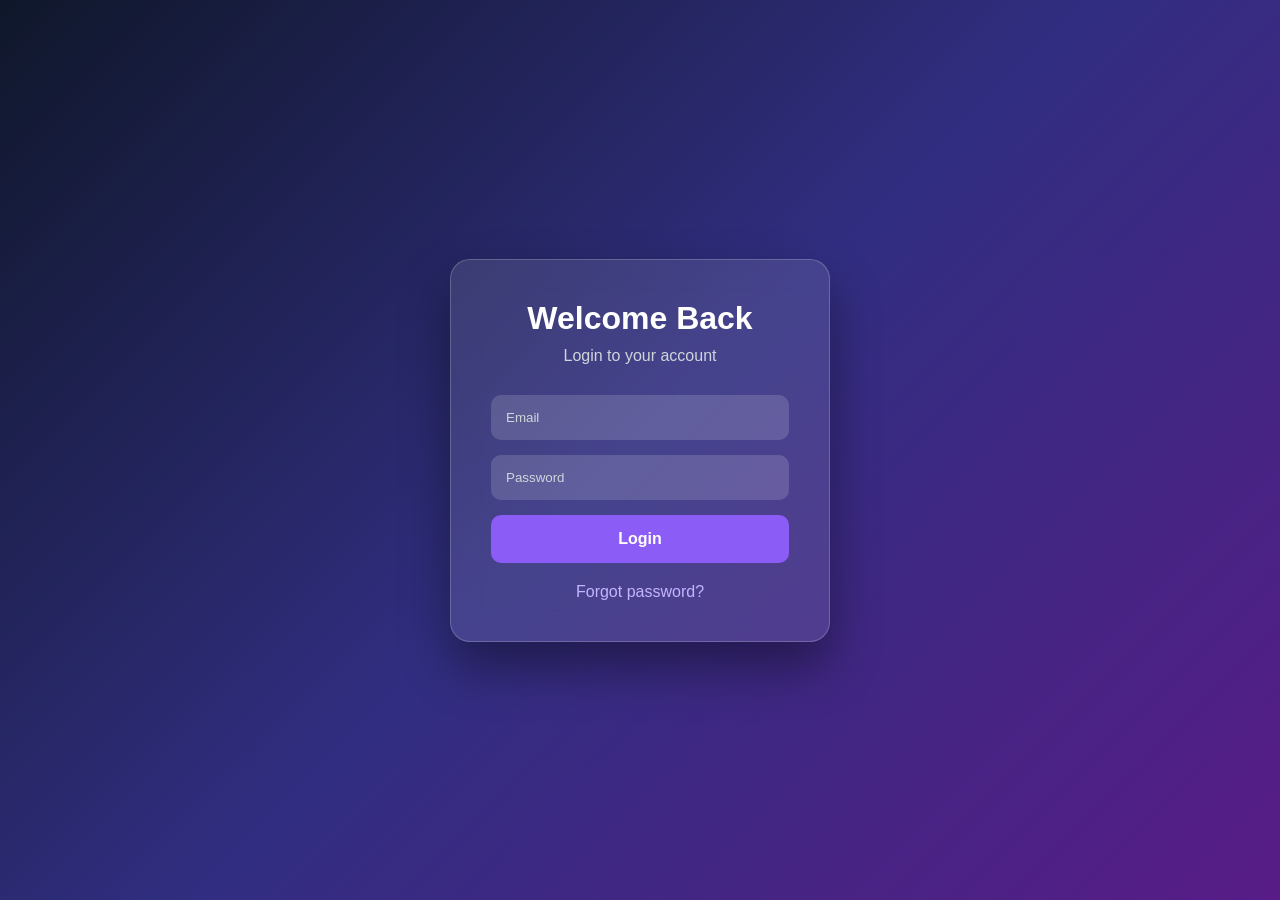
<file: bloque-01-html-css/video-01-login-moderno/index.html>
<!DOCTYPE html>
<html lang="en">
<head>
    <meta charset="UTF-8">
    <meta name="viewport" content="width=device-width, initial-scale=1.0">
    <title>Modern Login</title>
    <link rel="stylesheet" href="style.css">    
</head>
<body>

    <div class="login-container">
        <h1>Welcome Back</h1>
        <p>Login to your account</p>

        <form>
            <input type="email" placeholder="Email">
            <input type="password" placeholder="Password">

            <button type="submit">Login</button>
        </form>

        <a href="#">Forgot password?</a>
    </div>

</body>
</html>
</file>
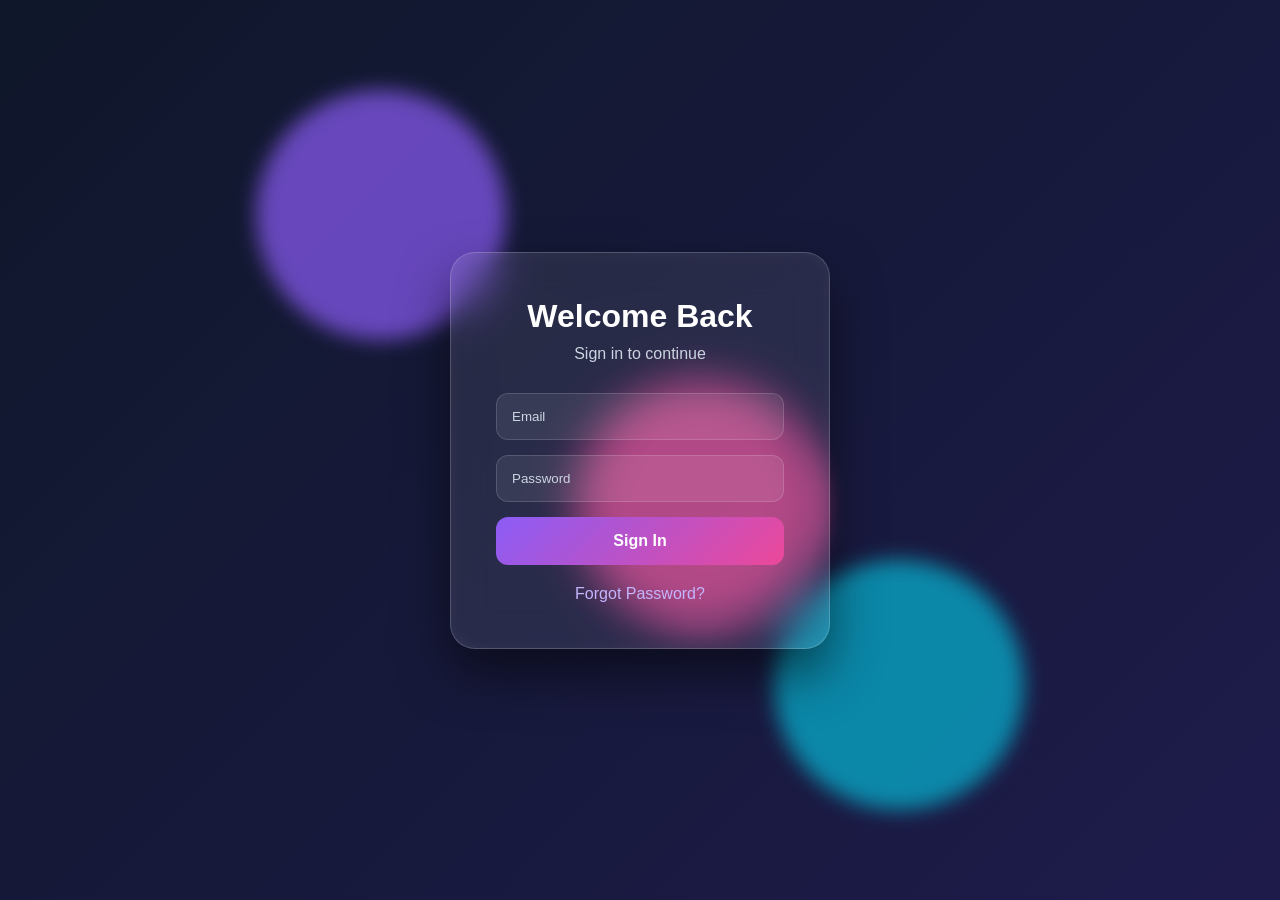
<file: bloque-01-html-css/video-02-glassmorphism/Index.html>
<!DOCTYPE html>
<html lang="en">
<head>
    <meta charset="UTF-8">
    <meta name="viewport" content="width=device-width, initial-scale=1.0">
    <title>Glass Login</title>
    <link rel="stylesheet" href="style.css">
</head>
<body>

    <div class="background">
        <span></span>
        <span></span>
        <span></span>
    </div>

    <div class="login">
        <h1>Welcome Back</h1>
        <p>Sign in to continue</p>

        <form>
            <input type="email" placeholder="Email">
            <input type="password" placeholder="Password">

            <button type="submit">Sign In</button>
        </form>

        <a href="#">Forgot Password?</a>
    </div>

</body>
</html>
</file>
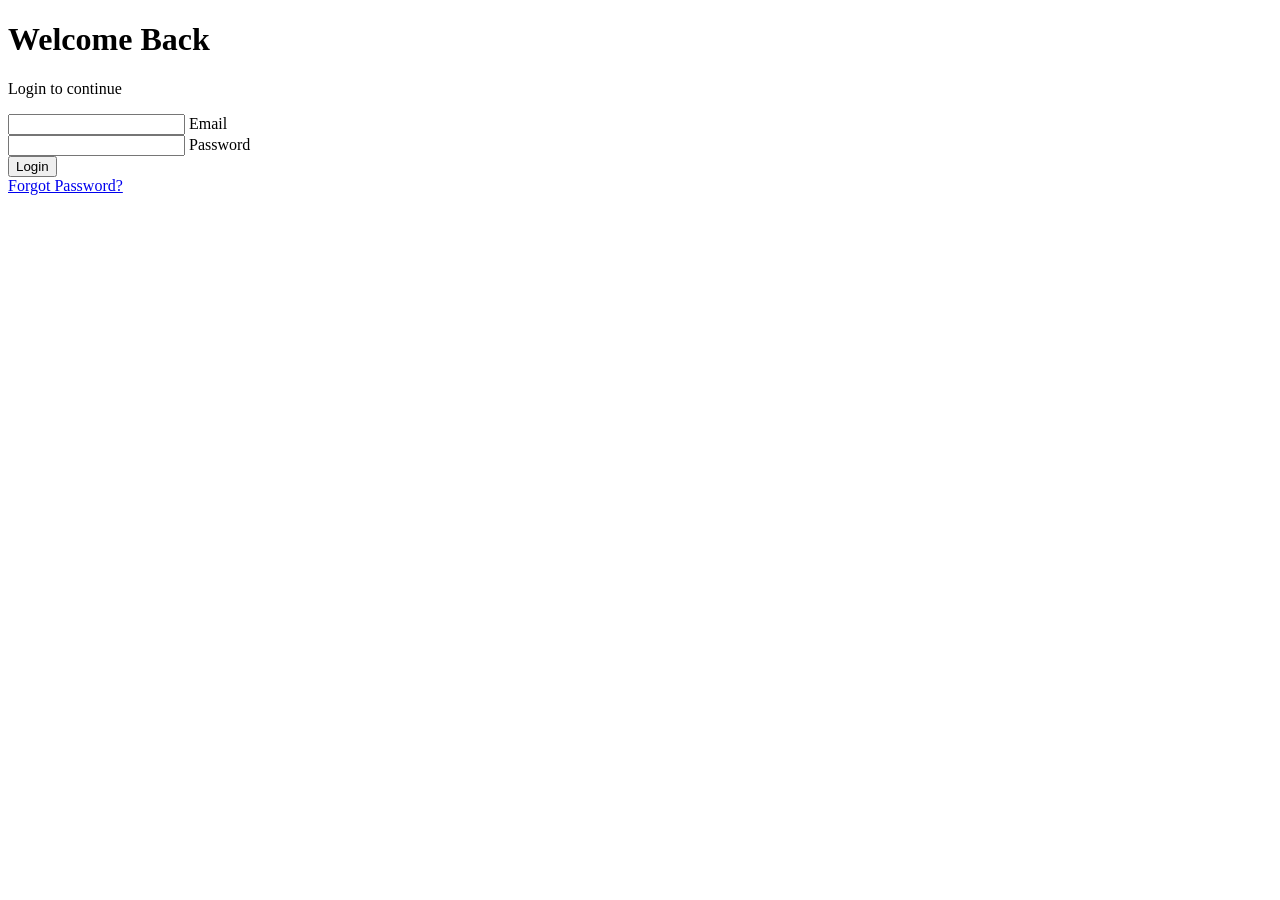
<file: bloque-01-html-css/video-03-login-animado/index.html>
<!DOCTYPE html>
<html lang="en">
<head>
    <meta charset="UTF-8">
    <meta name="viewport" content="width=device-width, initial-scale=1.0">
    <title>Neon Login</title>
</head>

<body>
    <div class="login-container">
        <div class="login-box">
            <h1>Welcome Back</h1>
            <p>Login to continue</p>

            <form>
                <div class="input-box">
                    <input type="email" required>
                    <label>Email</label>
                </div>
                <div class="input-box">
                    <input type="password" required>
                    <label>Password</label>
                </div>
                <button type="submit">
                    Login
                </button>
            </form>

            <a href="#">
                Forgot Password?
            </a>

        </div>
    </div>
</body>
</html>
</file>
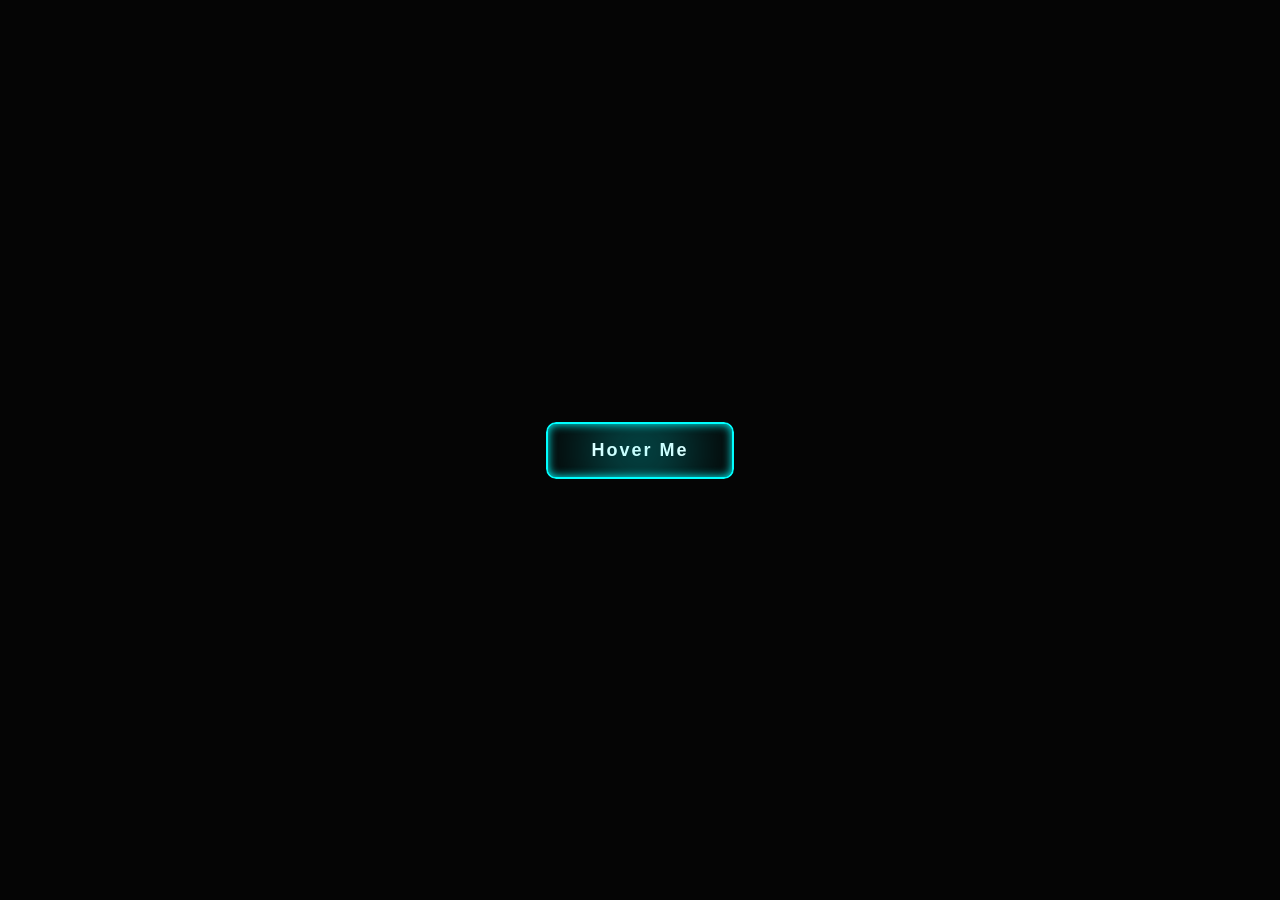
<file: bloque-01-html-css/video-04-login-futurista/index.html>
<!DOCTYPE html>
<html lang="en">
<head>
    <meta charset="UTF-8">
    <meta name="viewport" content="width=device-width, initial-scale=1.0">
    <title>Neon Button</title>
    <link rel="stylesheet" href="style.css">
</head>

<body>

    <button class="neon-button">
        Hover Me
    </button>

</body>
</html>
</file>
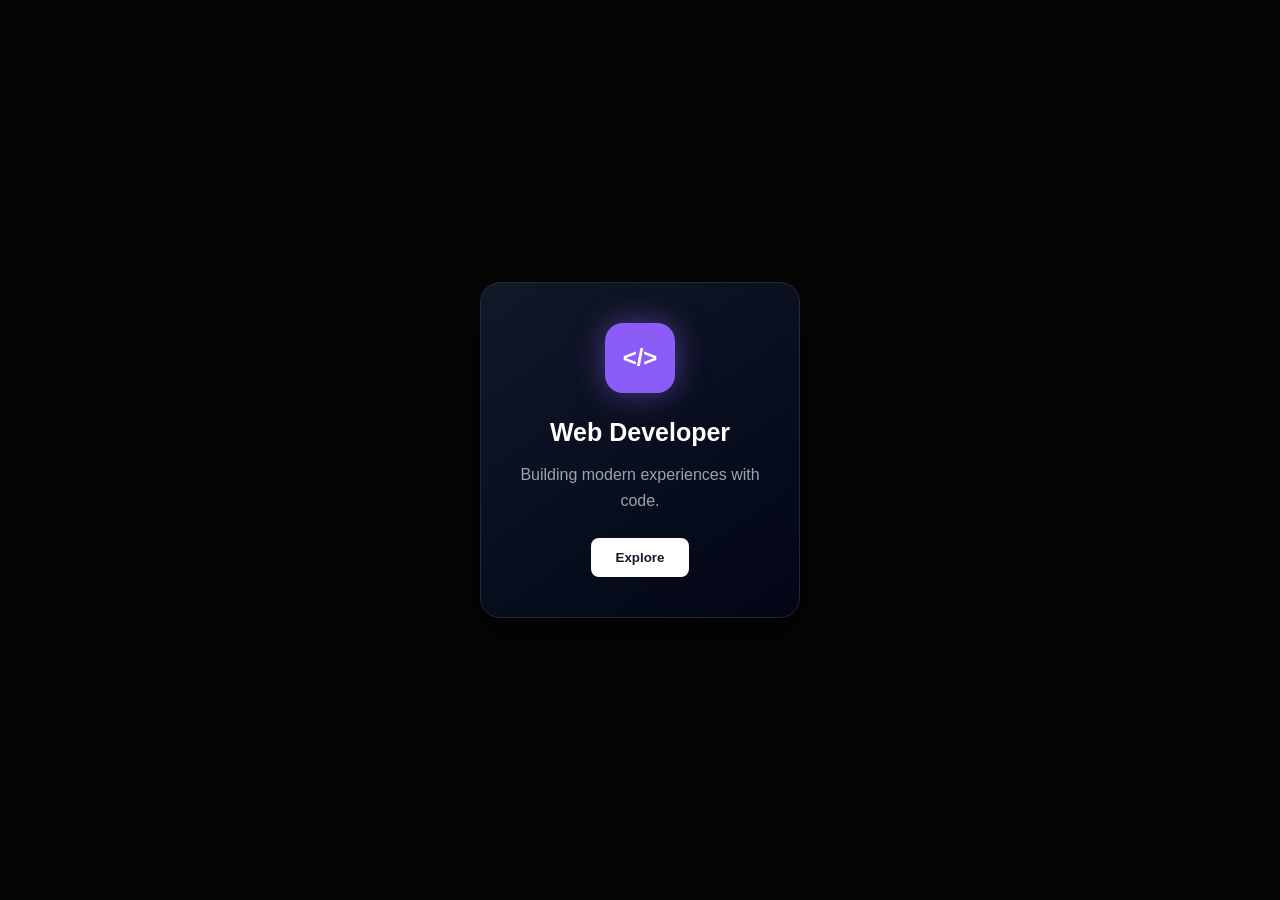
<file: bloque-01-html-css/video-05-login-minimalista/index.html>
<!DOCTYPE html>
<html lang="en">
<head>
    <meta charset="UTF-8">
    <meta name="viewport" content="width=device-width, initial-scale=1.0">
    <title>3D Hover Card</title>
    <link rel="stylesheet" href="style.css">
</head>

<body>

    <div class="card">
        <div class="icon">
            &lt;/&gt;
        </div>
        <h2>Web Developer</h2>
        <p>
            Building modern experiences
            with code.
        </p>
        <button>
            Explore
        </button>
    </div>

</body>
</html>
</file>
<file: bloque-01-html-css/video-01-login-moderno/style.css>
* {
    margin: 0;
    padding: 0;
    box-sizing: border-box;
    font-family: Arial, sans-serif;
}

body {
    min-height: 100vh;
    display: flex;
    justify-content: center;
    align-items: center;
    background: linear-gradient(135deg, #0f172a, #312e81, #581c87);
}

.login-container {
    width: 380px;
    padding: 40px;
    border: 1px solid rgba(255, 255, 255, 0.2);
    border-radius: 20px;
    background: rgba(255, 255, 255, 0.1);
    backdrop-filter: blur(15px);
    box-shadow: 0 25px 50px rgba(0, 0, 0, 0.4);
    text-align: center;
}

.login-container h1 {
    color: white;
    font-size: 32px;
    margin-bottom: 10px;
}

.login-container p {
    color: #d1d5db;
    margin-bottom: 30px;
}

form {
    display: flex;
    flex-direction: column;
    gap: 15px;
}

input {
    padding: 15px;
    border: none;
    border-radius: 10px;
    outline: none;
    background: rgba(255, 255, 255, 0.15);
    color: white;
}

input::placeholder {
    color: #d1d5db;
}

button {
    padding: 15px;
    border: none;
    border-radius: 10px;
    background: #8b5cf6;
    color: white;
    font-size: 16px;
    font-weight: bold;
    cursor: pointer;
    transition: 0.3s;
}

button:hover {
    transform: translateY(-3px);
    box-shadow: 0 10px 25px rgba(139, 92, 246, 0.5);
}

a {
    display: inline-block;
    margin-top: 20px;
    color: #c4b5fd;
    text-decoration: none;
}
</file>
<file: bloque-01-html-css/video-02-glassmorphism/style.css>
* {
    margin: 0;
    padding: 0;
    box-sizing: border-box;
    font-family: Arial, sans-serif;
}

body {
    min-height: 100vh;
    display: flex;
    justify-content: center;
    align-items: center;
    overflow: hidden;
    background: linear-gradient(135deg, #0f172a, #1e1b4b);
}

/* Background */

.background span {
    position: absolute;
    width: 250px;
    height: 250px;
    border-radius: 50%;
    filter: blur(10px);
    opacity: 0.7;
    animation: float 6s infinite ease-in-out;
}

.background span:nth-child(1) {
    background: #8b5cf6;
    top: 10%;
    left: 20%;
}

.background span:nth-child(2) {
    background: #06b6d4;
    bottom: 10%;
    right: 20%;
    animation-delay: 2s;
}

.background span:nth-child(3) {
    background: #ec4899;
    bottom: 30%;
    left: 45%;
    animation-delay: 4s;
}

/* Login */

.login {
    position: relative;
    width: 380px;
    padding: 45px;
    text-align: center;
    border-radius: 25px;

    background: rgba(255, 255, 255, 0.08);
    border: 1px solid rgba(255, 255, 255, 0.2);

    backdrop-filter: blur(20px);

    box-shadow:
        0 25px 50px rgba(0, 0, 0, 0.5),
        inset 0 0 20px rgba(255, 255, 255, 0.05);
}

.login h1 {
    color: white;
    font-size: 32px;
    margin-bottom: 10px;
}

.login p {
    color: #cbd5e1;
    margin-bottom: 30px;
}

form {
    display: flex;
    flex-direction: column;
    gap: 15px;
}

input {
    width: 100%;
    padding: 15px;

    border: 1px solid rgba(255, 255, 255, 0.15);
    border-radius: 12px;
    outline: none;

    background: rgba(255, 255, 255, 0.08);
    color: white;
}

input::placeholder {
    color: #cbd5e1;
}

button {
    padding: 15px;
    border: none;
    border-radius: 12px;
    background: linear-gradient(
        135deg,
        #8b5cf6,
        #ec4899
    );
    color: white;
    font-size: 16px;
    font-weight: bold;
    cursor: pointer;
    transition: 0.3s;
}

button:hover {
    transform: scale(1.03);
    box-shadow:
        0 10px 30px rgba(236, 72, 153, 0.4);
}

.login a {
    display: inline-block;
    margin-top: 20px;

    color: #c4b5fd;
    text-decoration: none;
}

@keyframes float {
    0%,
    100% {transform: translateY(0);
    }
    50% { transform: translateY(-40px);
    }
}
</file>
<file: bloque-01-html-css/video-04-login-futurista/style.css>
* {
    margin: 0;
    padding: 0;
    box-sizing: border-box;
}

body {
    min-height: 100vh;
    display: flex;
    justify-content: center;
    align-items: center;
    background: #050505;
}

.neon-button {
    position: relative;
    padding: 18px 45px;
    border: none;
    border-radius: 10px;
    background: transparent;
    color: white;
    font-size: 18px;
    font-weight: bold;
    letter-spacing: 2px;
    cursor: pointer;
    overflow: hidden;
    transition: 0.3s;
}



.neon-button::before {
    content: "";
    position: absolute;
    inset: 0;
    border: 2px solid #00ffff;
    border-radius: 10px;
    box-shadow:
        0 0 10px #00ffff,
        inset 0 0 10px #00ffff;
    animation: pulse 2s infinite;
}

.neon-button::after {
    content: "";
    position: absolute;
    width: 100px;
    height: 100px;
    background: #00ffff;
    border-radius: 50%;
    filter: blur(40px);
    opacity: 0.4;
    top: 50%;
    left: 50%;
    transform: translate(-50%, -50%);
    transition: 0.3s;
}

.neon-button:hover {
    transform: scale(1.08);
    color: #00ffff;
    text-shadow:
        0 0 10px #00ffff,
        0 0 20px #00ffff;
    box-shadow:
        0 0 20px #00ffff,
        0 0 40px #00ffff;
}

.neon-button:hover::after {
    width: 180px;
    height: 180px;
    opacity: 0.7;
}

@keyframes pulse {
    0%,
    100% {
        opacity: 0.6;
    }
    50% {
        opacity: 1;
    }
}
</file>
<file: bloque-01-html-css/video-05-login-minimalista/style.css>
* {
    margin: 0;
    padding: 0;
    box-sizing: border-box;
    font-family: Arial, sans-serif;
}

body {
    min-height: 100vh;
    display: flex;
    justify-content: center;
    align-items: center;
    background: #050505;
    perspective: 1000px;
}

.card {
    position: relative;
    width: 320px;
    padding: 40px 30px;
    text-align: center;
    border-radius: 20px;
    background:
        linear-gradient(145deg,
            #111827,
            #020617);
    border: 1px solid #1f2937;
    box-shadow:
        0 20px 40px rgba(0, 0, 0, 0.5);
    transition:
        transform 0.5s,
        box-shadow 0.5s;
    transform-style: preserve-3d;
    overflow: hidden;
}

.card::before {
    content: "";
    position: absolute;
    width: 180px;
    height: 180px;
    top: -80px;
    right: -80px;
    border-radius: 50%;
    background: #8b5cf6;
    filter: blur(70px);
    opacity: 0;
    transition: 0.5s;
}

.card:hover {
    transform: rotateX(10deg) rotateY(-10deg) translateY(-10px);
    box-shadow: 0 30px 60px rgba(139, 92, 246, 0.35);
}

.card:hover::before {
    opacity: 0.8;
}

.icon {
    position: relative;
    width: 70px;
    height: 70px;
    margin: 0 auto 25px;
    display: flex;
    justify-content: center;
    align-items: center;
    border-radius: 18px;
    background: #8b5cf6;
    color: white;
    font-size: 24px;
    font-weight: bold;
    box-shadow: 0 0 30px rgba(139, 92, 246, 0.5);
    transform: translateZ(40px);
}

.card h2 {
    position: relative;
    color: white;
    font-size: 25px;
    margin-bottom: 15px;
    transform: translateZ(30px);
}

.card p {
    position: relative;
    color: #9ca3af;
    line-height: 1.6;
    margin-bottom: 25px;
    transform: translateZ(20px);
}

.card button {
    position: relative;
    padding: 12px 25px;
    border: none;
    border-radius: 8px;
    background: white;
    color: #111827;
    font-weight: bold;
    cursor: pointer;
    transform: translateZ(35px);
    transition: 0.3s;
}



.card button:hover {
    background: #8b5cf6;
    color: white;
    transform: translateZ(45px) scale(1.05);
}
</file>
